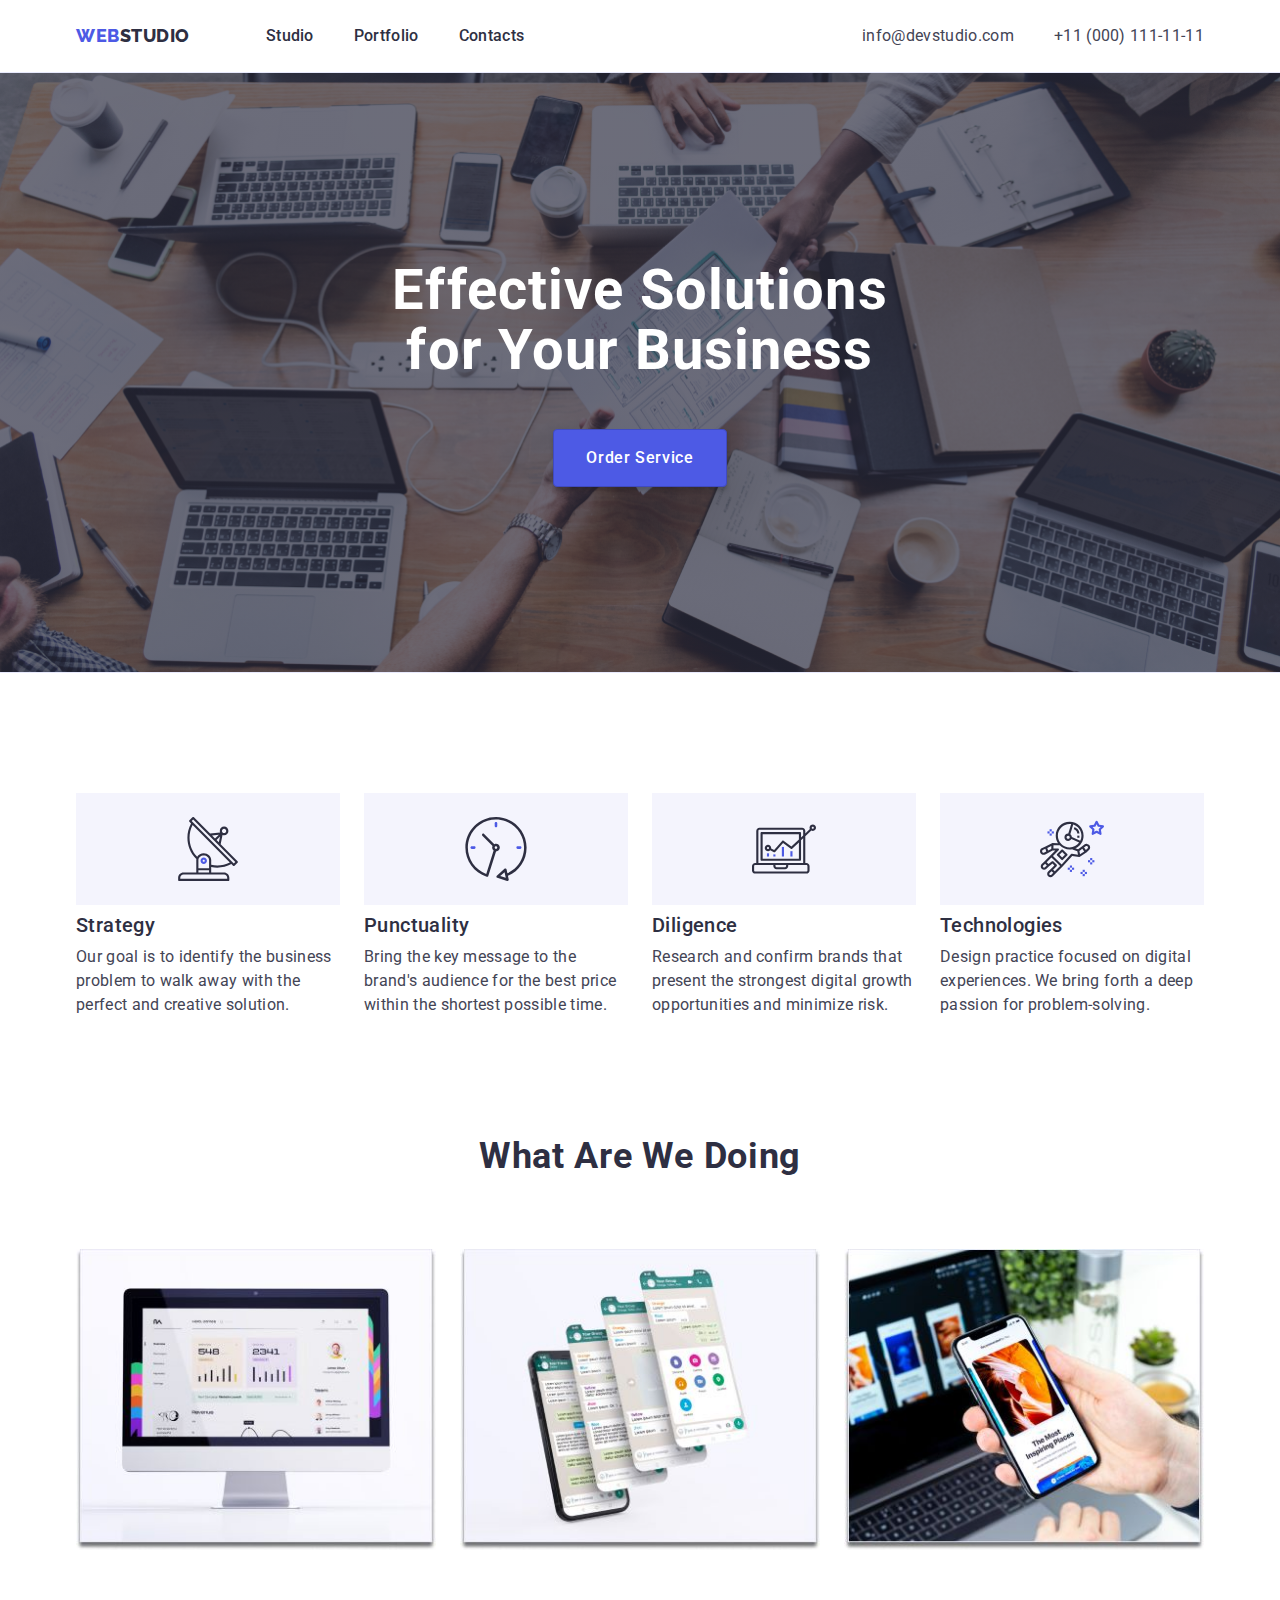
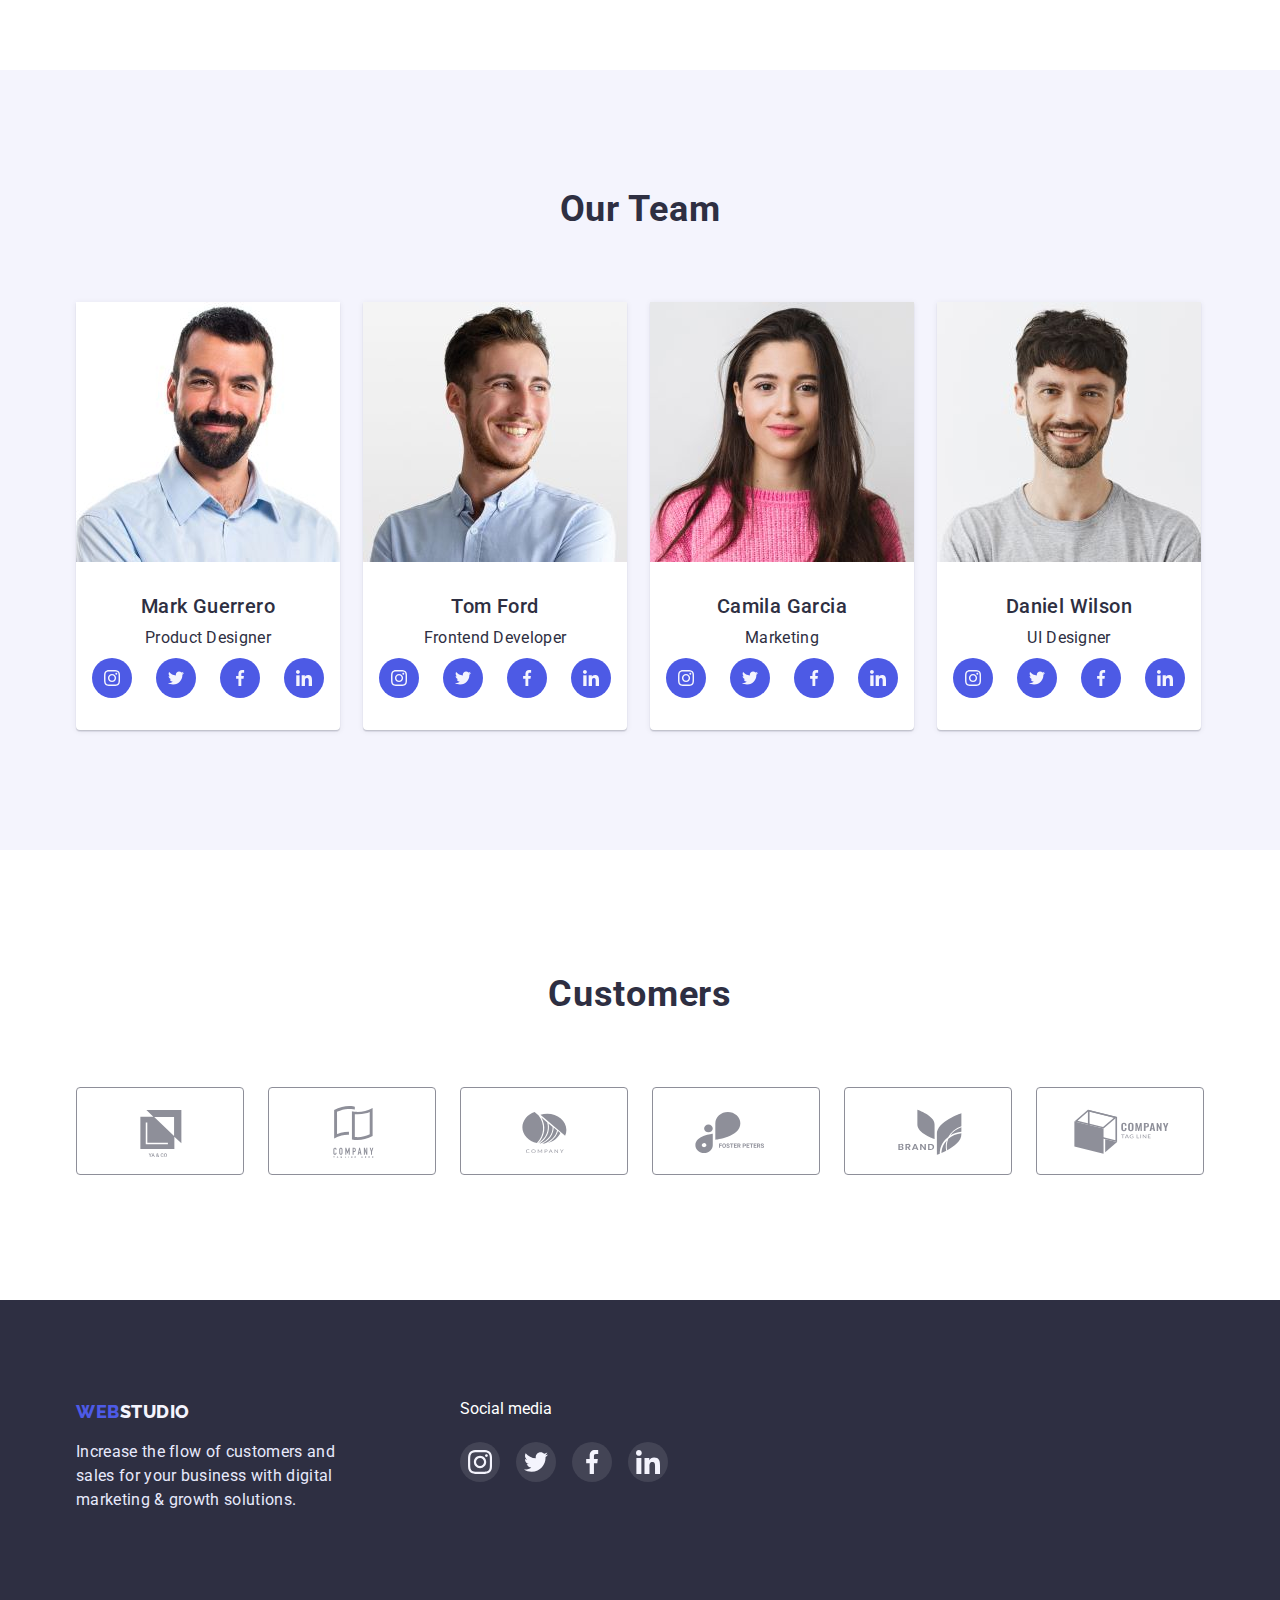
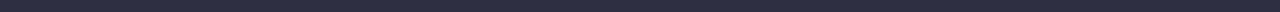
<file: index.html>
<!DOCTYPE html>
<html lang="en">
  <head>
    <meta charset="UTF-8" />
    <meta http-equiv="X-UA-Compatible" content="IE=edge" />
    <meta name="viewport" content="width=device-width, initial-scale=1.0" />
    <title>homework3</title>
    <link
      rel="stylesheet"
      href="https://cdn.jsdelivr.net/npm/modern-normalize@1.1.0/modern-normalize.min.css"
    />
    <link rel="preconnect" href="https://fonts.googleapis.com" />
    <link rel="preconnect" href="https://fonts.gstatic.com" crossorigin />
    <link
      href="https://fonts.googleapis.com/css2?family=Raleway:wght@800&family=Roboto:wght@400;500;700;900&display=swap"
      rel="stylesheet"
    />
    <link rel="stylesheet" href="./css/styles.css" />
  </head>
  <body>
    <!-- шапка сторінки  -->
    <header class="header-top">
      <div class="conteiner header-one-conteiner">
        <nav class="heder-navigation">
          <a class="logo logo-light-theme link" href="./index.html"
            ><span class="logotipe">web</span>Studio</a
          >
          <ul class="menu-list list">
            <li class="menu-item">
              <a class="menu-link link" href="./index.html">Studio</a>
            </li>
            <li class="menu-item">
              <a class="menu-link link" href="./portfolio.html">Portfolio</a>
            </li>
            <li class="menu-item">
              <a class="menu-link link" href="">Contacts</a>
            </li>
          </ul>
        </nav>
        <address class="menu-address">
          <ul class="menu-list-address list">
            <li class="menu-item-address">
              <a class="address-mail link" href="mailto:info@devstudio.com"
                >info@devstudio.com</a
              >
            </li>
            <li class="menu-item-address">
              <a class="address-tel link" href="tel:+110001111111"
                >+11 (000) 111-11-11</a
              >
            </li>
          </ul>
        </address>
      </div>
    </header>

    <main>
      <!-- секция герой -->
      <section class="hero">
        <div class="conteiner">
          <h1 class="title-hero">Effective Solutions for Your Business</h1>
          <button class="hero-btn" type="button">Order Service</button>
        </div>
      </section>
      <!-- секция2 -->
      <section class="section-two">
        <div class="conteiner">
          <h2 class="strategy-title">Our Strategy</h2>
          <ul class="menu-list-strategy list">
            <li class="item-strategy">
              <div class="strategy-list-div">
                <svg class="strategy-icon" width="64" height="64">
                  <use
                    class="icon-link"
                    href="./Images/icons.svg#icon-Grou01"
                  ></use>
                </svg>
              </div>

              <h3 class="subtitle">Strategy</h3>
              <p class="strategy-text link">
                Our goal is to identify the business problem to walk away with
                the perfect and creative solution.
              </p>
            </li>

            <li class="item-strategy">
              <div class="strategy-list-div">
                <svg class="strategy-icon" width="64" height="64">
                  <use
                    class="icon-link"
                    href="./Images/icons.svg#icon-clock02"
                  ></use>
                </svg>
              </div>
              <h3 class="subtitle">Punctuality</h3>
              <p class="strategy-text link">
                Bring the key message to the brand's audience for the best price
                within the shortest possible time.
              </p>
            </li>

            <li class="item-strategy">
              <div class="strategy-list-div">
                <svg class="strategy-icon" width="64" height="64">
                  <use
                    class="icon-link"
                    href="./Images/icons.svg#icon-diagram02"
                  ></use>
                </svg>
              </div>
              <h3 class="subtitle">Diligence</h3>
              <p class="strategy-text link">
                Research and confirm brands that present the strongest digital
                growth opportunities and minimize risk.
              </p>
            </li>

            <li class="item-strategy">
              <div class="strategy-list-div">
                <svg class="strategy-icon" width="64" height="64">
                  <use
                    class="icon-link"
                    href="./Images/icons.svg#icon-astronaut02"
                  ></use>
                </svg>
              </div>
              <h3 class="subtitle">Technologies</h3>
              <p class="strategy-text link">
                Design practice focused on digital experiences. We bring forth a
                deep passion for problem-solving.
              </p>
            </li>
          </ul>
        </div>
      </section>
      <!-- секция3 -->
      <section class="section-service">
        <div class="conteiner">
          <h2 class="section-title">What are we doing</h2>
          <ul class="menu-list-doing list">
            <li class="menu-item-doing">
              <img
                src="./Images/images/hw-01/monitor.jpg"
                alt="monitor"
                width="360"
              />
            </li>
            <li class="menu-item-doing">
              <img
                src="./Images/images/hw-01/phone.jpg"
                alt="smartfon"
                width="360"
              />
            </li>
            <li class="menu-item-doing">
              <img
                src="./Images/images/hw-01/monitor-and-hand.jpg"
                alt="noyttelefon"
                width="360"
              />
            </li>
          </ul>
        </div>
      </section>
      <!-- секция4 -->
      <section class="section-team">
        <div class="conteiner">
          <h2 class="secondary-title-team">Our Team</h2>
          <ul class="menu-list-team list">
            <li class="menu-item-team card link">
              <img
                class="photo"
                src="./Images/images/hw-01/Mark-Guerrero.jpg"
                alt="mark"
                width="264"
                height="260"
              />
              <div class="menu-item-team-div">
                <h3 class="photo-name">Mark Guerrero</h3>
                <p class="profile">Product Designer</p>
                <ul class="profile-list list">
                  <li class="profile-list-item">
                    <a class="profile-list-link link" href="">
                      <svg class="profile-list-icon" width="16" height="16">
                        <use href="./Images/icons.svg#icon-instagram-2"></use>
                      </svg>
                    </a>
                  </li>

                  <li class="profile-list-item">
                    <a class="profile-list-link link" href="">
                      <svg class="profile-list-icon" width="16" height="16">
                        <use href="./Images/icons.svg#icon-twitter-1"></use>
                      </svg>
                    </a>
                  </li>

                  <li class="profile-list-item">
                    <a class="profile-list-link link" href="">
                      <svg class="profile-list-icon" width="16" height="16">
                        <use href="./Images/icons.svg#icon-facebook-1"></use>
                      </svg>
                    </a>
                  </li>

                  <li class="profile-list-item">
                    <a class="profile-list-link link" href="">
                      <svg class="profile-list-icon" width="16" height="16">
                        <use href="./Images/icons.svg#icon-linkedin-1"></use>
                      </svg>
                    </a>
                  </li>
                </ul>
              </div>
            </li>

            <li class="menu-item-team card link">
              <img
                class="photo"
                src="./Images/images/hw-01/Tom-Ford.jpg"
                alt="tom"
                width="264"
                height="260"
              />
              <div class="menu-item-team-div">
                <h3 class="photo-name">Tom Ford</h3>
                <p class="profile">Frontend Developer</p>
                <ul class="profile-list list">
                  <li class="profile-list-item">
                    <a class="profile-list-link link" href="">
                      <svg class="profile-list-icon" width="16" height="16">
                        <use href="./Images/icons.svg#icon-instagram-2"></use>
                      </svg>
                    </a>
                  </li>

                  <li class="profile-list-item">
                    <a class="profile-list-link link" href="">
                      <svg class="profile-list-icon" width="16" height="16">
                        <use href="./Images/icons.svg#icon-twitter-1"></use>
                      </svg>
                    </a>
                  </li>

                  <li class="profile-list-item">
                    <a class="profile-list-link link" href="">
                      <svg class="profile-list-icon" width="16" height="16">
                        <use href="./Images/icons.svg#icon-facebook-1"></use>
                      </svg>
                    </a>
                  </li>

                  <li class="profile-list-item">
                    <a class="profile-list-link link" href="">
                      <svg class="profile-list-icon" width="16" height="16">
                        <use href="./Images/icons.svg#icon-linkedin-1"></use>
                      </svg>
                    </a>
                  </li>
                </ul>
              </div>
            </li>

            <li class="menu-item-team card link">
              <img
                class="photo"
                src="./Images/images/hw-01/Camila-Garcia.jpg"
                alt="camila"
                width="264"
                height="260"
              />
              <div class="menu-item-team-div">
                <h3 class="photo-name">Camila Garcia</h3>
                <p class="profile">Marketing</p>
                <ul class="profile-list list">
                  <li class="profile-list-item">
                    <a class="profile-list-link link" href="">
                      <svg class="profile-list-icon" width="16" height="16">
                        <use href="./Images/icons.svg#icon-instagram-2"></use>
                      </svg>
                    </a>
                  </li>

                  <li class="profile-list-item">
                    <a class="profile-list-link link" href="">
                      <svg class="profile-list-icon" width="16" height="16">
                        <use href="./Images/icons.svg#icon-twitter-1"></use>
                      </svg>
                    </a>
                  </li>

                  <li class="profile-list-item">
                    <a class="profile-list-link link" href="">
                      <svg class="profile-list-icon" width="16" height="16">
                        <use href="./Images/icons.svg#icon-facebook-1"></use>
                      </svg>
                    </a>
                  </li>

                  <li class="profile-list-item">
                    <a class="profile-list-link link" href="">
                      <svg class="profile-list-icon" width="16" height="16">
                        <use href="./Images/icons.svg#icon-linkedin-1"></use>
                      </svg>
                    </a>
                  </li>
                </ul>
              </div>
            </li>

            <li class="menu-item-team card link">
              <img
                class="photo"
                src="./Images/images/hw-01/Daniel-Wilson.jpg"
                alt="daniel"
                width="264"
                height="260"
              />
              <div class="menu-item-team-div">
                <h3 class="photo-name">Daniel Wilson</h3>
                <p class="profile">UI Designer</p>
                <ul class="profile-list list">
                  <li class="profile-list-item">
                    <a class="profile-list-link link" href="">
                      <svg class="profile-list-icon" width="16" height="16">
                        <use href="./Images/icons.svg#icon-instagram-2"></use>
                      </svg>
                    </a>
                  </li>

                  <li class="profile-list-item">
                    <a class="profile-list-link link" href="">
                      <svg class="profile-list-icon" width="16" height="16">
                        <use href="./Images/icons.svg#icon-twitter-1"></use>
                      </svg>
                    </a>
                  </li>

                  <li class="profile-list-item">
                    <a class="profile-list-link link" href="">
                      <svg class="profile-list-icon" width="16" height="16">
                        <use href="./Images/icons.svg#icon-facebook-1"></use>
                      </svg>
                    </a>
                  </li>

                  <li class="profile-list-item">
                    <a class="profile-list-link link" href="">
                      <svg class="profile-list-icon" width="16" height="16">
                        <use href="./Images/icons.svg#icon-linkedin-1"></use>
                      </svg>
                    </a>
                  </li>
                </ul>
              </div>
            </li>
          </ul>
        </div>
      </section>
      <!-- section5 -->
      <section class="section-card">
        <div class="conteiner">
          <h2 class="card-title">Customers</h2>
          <ul class="card-list list">
            <li class="card-item">
              <a class="card-link link" href="">
                <svg class="klient-card-link" width="104" height="56">
                  <use href="./Images/icons.svg#icon-logo1"></use>
                </svg>
              </a>
            </li>

            <li class="card-item">
              <a class="card-link link" href="">
                <svg class="klient-card-link" width="104" height="56">
                  <use href="./Images/icons.svg#icon-Logo2"></use>
                </svg>
              </a>
            </li>

            <li class="card-item">
              <a class="card-link link" href="">
                <svg class="klient-card-link" width="104" height="56">
                  <use href="./Images/icons.svg#icon-Logo3"></use>
                </svg>
              </a>
            </li>

            <li class="card-item">
              <a class="card-link link" href="">
                <svg class="klient-card-link" width="104" height="56">
                  <use href="./Images/icons.svg#icon-Logo4"></use>
                </svg>
              </a>
            </li>

            <li class="card-item">
              <a class="card-link link" href="">
                <svg class="klient-card-link" width="104" height="56">
                  <use href="./Images/icons.svg#icon-Logo5"></use>
                </svg>
              </a>
            </li>

            <li class="card-item">
              <a class="card-link link" href="">
                <svg class="klient-card-link" width="104" height="56">
                  <use href="./Images/icons.svg#icon-Logo6"></use>
                </svg>
              </a>
            </li>
          </ul>
        </div>
      </section>
    </main>

    <!-- footer  -->

    <footer class="footer-top">
      <div class="conteiner">
        <div class="footer-menu">
          <div class="footer-logo">
            <a class="logo-f logo-dark-theme link" href="./index.html"
              ><span class="logotipe">web</span>Studio</a
            >
            <p class="footer-text">
              Increase the flow of customers and sales for your business with
              digital marketing & growth solutions.
            </p>
          </div>
          <div class="social-footer">
            <p class="footer-title-text">Social media</p>

            <ul class="footer-list list">
              <li class="footer-list-item">
                <a class="footer-list-link link" href="">
                  <svg class="footer-list-icon" width="24" height="24">
                    <use href="./Images/icons.svg#icon-instagram-2"></use>
                  </svg>
                </a>
              </li>

              <li class="footer-list-item">
                <a class="footer-list-link link" href="">
                  <svg class="footer-list-icon" width="24" height="24">
                    <use href="./Images/icons.svg#icon-twitter-1"></use>
                  </svg>
                </a>
              </li>

              <li class="footer-list-item">
                <a class="footer-list-link link" href="">
                  <svg class="footer-list-icon" width="24" height="24">
                    <use href="./Images/icons.svg#icon-facebook-1"></use>
                  </svg>
                </a>
              </li>

              <li class="footer-list-item">
                <a class="footer-list-link link" href="">
                  <svg class="footer-list-icon" width="24" height="24">
                    <use href="./Images/icons.svg#icon-linkedin-1"></use>
                  </svg>
                </a>
              </li>
            </ul>
          </div>
        </div>
      </div>
    </footer>
  </body>
</html>
</file>
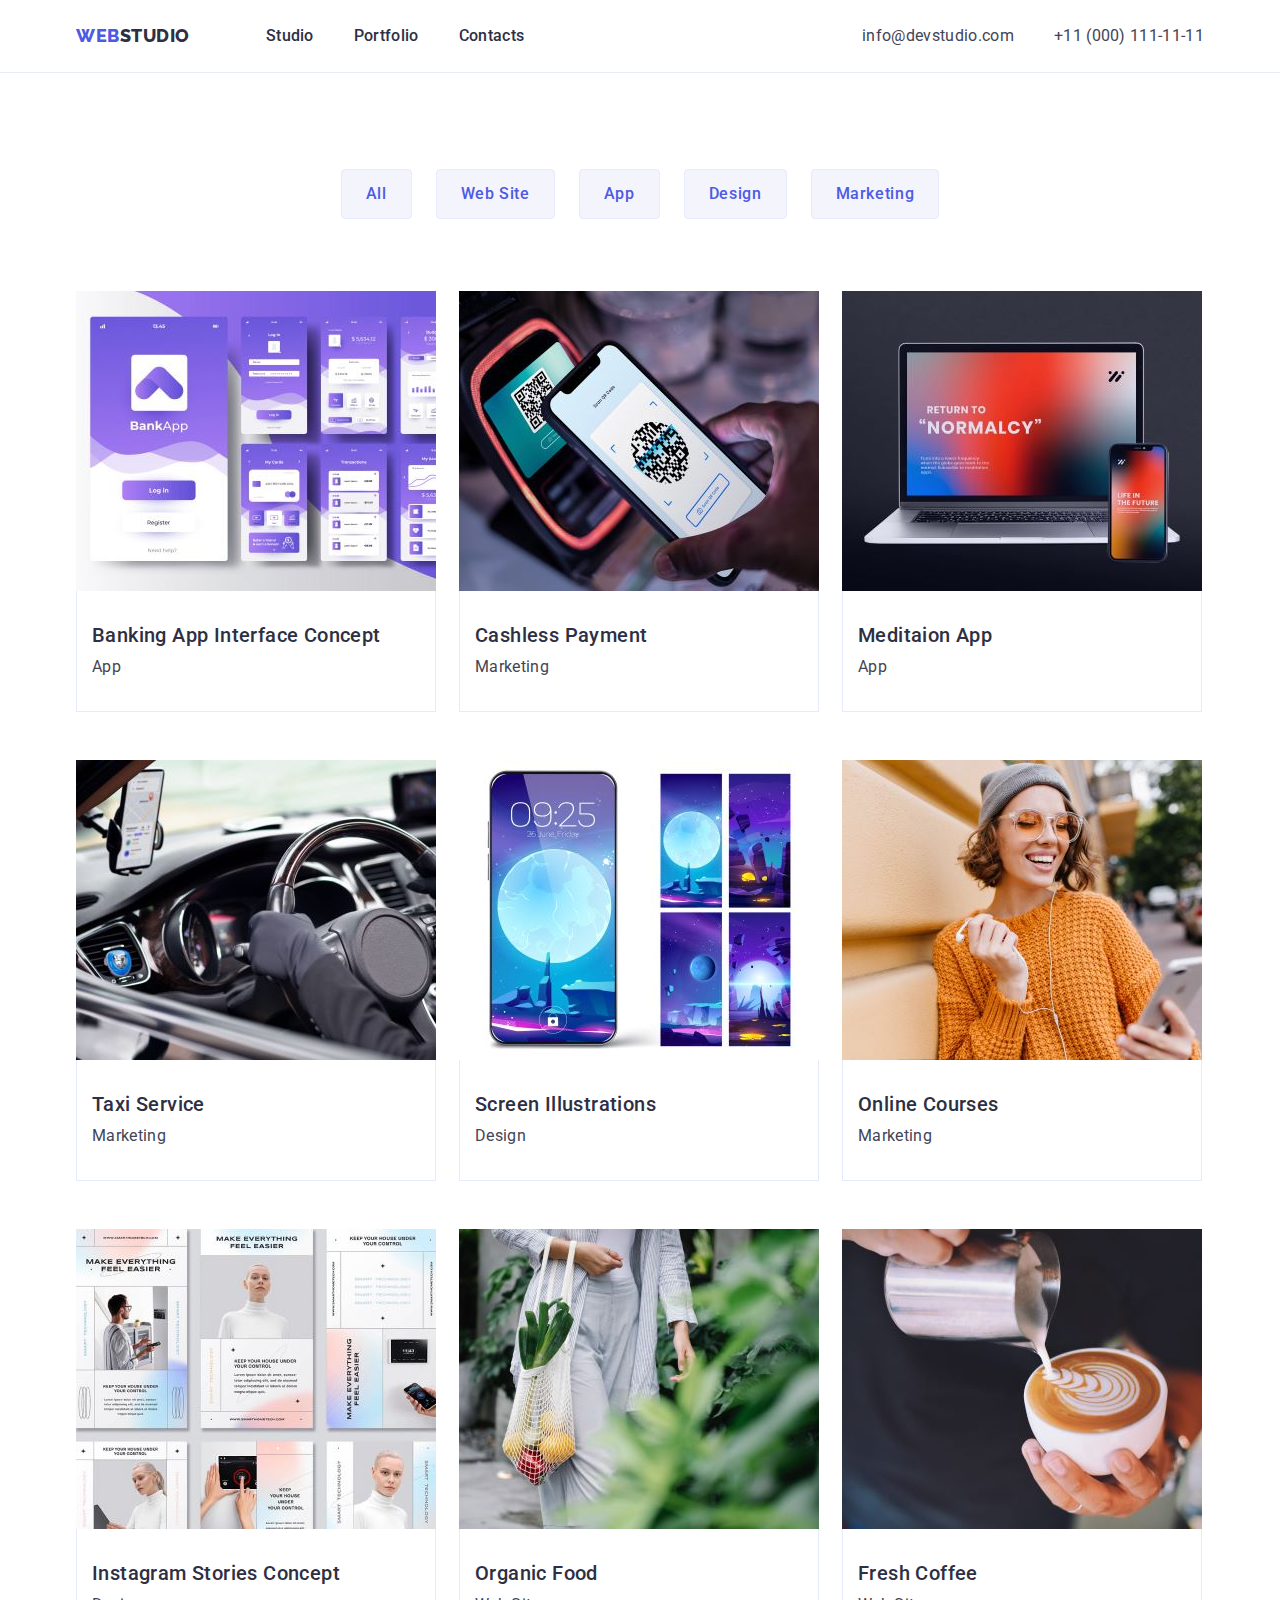
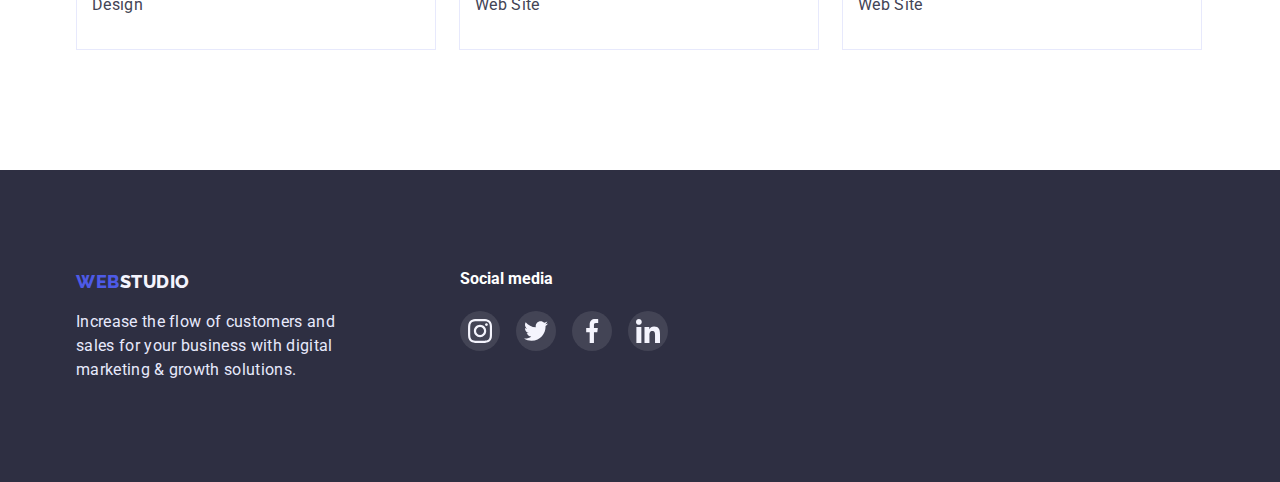
<file: portfolio.html>
<!DOCTYPE html>
<html lang="en">
  <head>
    <meta charset="UTF-8" />
    <meta http-equiv="X-UA-Compatible" content="IE=edge" />
    <meta name="viewport" content="width=device-width, initial-scale=1.0" />
    <title>homework3</title>
    <link
      rel="stylesheet"
      href="https://cdn.jsdelivr.net/npm/modern-normalize@1.1.0/modern-normalize.min.css"
    />
    <link rel="preconnect" href="https://fonts.googleapis.com" />
    <link rel="preconnect" href="https://fonts.gstatic.com" crossorigin />
    <link
      href="https://fonts.googleapis.com/css2?family=Raleway:wght@800&family=Roboto:wght@400;500;700;900&display=swap"
      rel="stylesheet"
    />
    <link rel="stylesheet" href="./css/styles.css" />
  </head>
  <body>
    <!-- чердак -->
    <header class="header-top">
      <div class="conteiner header-one-conteiner">
        <nav class="heder-navigation">
          <a class="logo logo-light-theme link" href="./index.html"
            ><span class="logotipe">web</span>Studio</a
          >
          <ul class="menu-list list">
            <li class="menu-item">
              <a class="menu-link link" href="./index.html">Studio</a>
            </li>
            <li class="menu-item">
              <a class="menu-link link" href="./portfolio.html">Portfolio</a>
            </li>
            <li class="menu-item">
              <a class="menu-link link" href="">Contacts</a>
            </li>
          </ul>
        </nav>
        <address class="menu-address">
          <ul class="menu-list-address list">
            <li class="menu-item-address">
              <a class="address-mail link" href="mailto:info@devstudio.com"
                >info@devstudio.com</a
              >
            </li>
            <li class="menu-item-address">
              <a class="address-tel link" href="tel:+110001111111"
                >+11 (000) 111-11-11</a
              >
            </li>
          </ul>
        </address>
      </div>
    </header>
    <main>
      <!-- Section 1 -->
      <section class="section-btn-pro">
        <div class="conteiner">
          <h1 class="strategy-title-port">section-portfolio</h1>
          <ul class="menu-list-btn list">
            <li class="menu-item-btn">
              <button class="text-btn" type="button">All</button>
            </li>

            <li class="menu-item-btn">
              <button class="text-btn" type="button">Web Site</button>
            </li>

            <li class="menu-item-btn">
              <button class="text-btn" type="button">App</button>
            </li>

            <li class="menu-item-btn">
              <button class="text-btn" type="button">Design</button>
            </li>

            <li class="menu-item-btn">
              <button class="text-btn" type="button">Marketing</button>
            </li>
          </ul>
          <!-- Section 2 -->
          <ul class="menu-list-team list">
            <li class="menu-item-team-port">
              <a href="/" class="card-prof link">
                <img
                  class="photo"
                  src="./Images/images/hw-02/img.jpg"
                  alt="Banking App Interface Concept"
                  width="360"
                />
                <div class="port-card">
                  <h2 class="photo-name-port">Banking App Interface Concept</h2>
                  <p class="profile-port">App</p>
                </div>
              </a>
            </li>

            <li class="menu-item-team-port">
              <a href="/" class="card-prof link">
                <img
                  class="photo"
                  src="./Images/images/hw-02/phone-1.jpg"
                  alt="Cashless Payment"
                  width="360"
                  height="300"
                />
                <div class="port-card">
                  <h2 class="photo-name-port">Cashless Payment</h2>
                  <p class="profile-port">Marketing</p>
                </div>
              </a>
            </li>

            <li class="menu-item-team-port">
              <a href="/" class="card-prof link">
                <img
                  class="photo"
                  src="./Images/images/hw-02/nout-1.jpg"
                  alt="Meditaion App"
                  width="360"
                  height="300"
                />
                <div class="port-card">
                  <h2 class="photo-name-port">Meditaion App</h2>
                  <p class="profile-port">App</p>
                </div>
              </a>
            </li>

            <li class="menu-item-team-port">
              <a href="/" class="card-prof link">
                <img
                  class="photo"
                  src="./Images/images/hw-02/car.jpg"
                  alt="Taxi Service"
                  width="360"
                  height="300"
                />
                <div class="port-card">
                  <h2 class="photo-name-port">Taxi Service</h2>
                  <p class="profile-port">Marketing</p>
                </div>
              </a>
            </li>

            <li class="menu-item-team-port">
              <a href="/" class="card-prof link">
                <img
                  class="photo"
                  src="./Images/images/hw-02/moon.jpg"
                  alt="Screen Illustrations"
                  width="360"
                  height="300"
                />
                <div class="port-card">
                  <h2 class="photo-name-port">Screen Illustrations</h2>
                  <p class="profile-port">Design</p>
                </div>
              </a>
            </li>

            <li class="menu-item-team-port">
              <a href="/" class="card-prof link">
                <img
                  class="photo"
                  src="./Images/images/hw-02/girl.jpg"
                  alt="Online Courses"
                  width="360"
                  height="300"
                />
                <div class="port-card">
                  <h2 class="photo-name-port">Online Courses</h2>
                  <p class="profile-port">Marketing</p>
                </div>
              </a>
            </li>

            <li class="menu-item-team-port">
              <a href="/" class="card-prof link">
                <img
                  class="photo"
                  src="./Images/images/hw-02/cards.jpg"
                  alt="Instagram Stories Concept"
                  width="360"
                  height="300"
                />
                <div class="port-card">
                  <h2 class="photo-name-port">Instagram Stories Concept</h2>
                  <p class="profile-port">Design</p>
                </div>
              </a>
            </li>

            <li class="menu-item-team-port">
              <a class="card-prof link">
                <img
                  class="photo"
                  src="./Images/images/hw-02/food.jpg"
                  alt="Organic Food"
                  width="360"
                  height="300"
                />
                <div class="port-card">
                  <h2 class="photo-name-port">Organic Food</h2>
                  <p class="profile-port">Web Site</p>
                </div>
              </a>
            </li>

            <li class="menu-item-team-port">
              <a href="/" class="card-prof link">
                <img
                  class="photo"
                  src="./Images/images/hw-02/coffee.jpg"
                  alt="Fresh Coffee"
                  width="360"
                  height="300"
                />
                <div class="port-card">
                  <h2 class="photo-name-port">Fresh Coffee</h2>
                  <p class="profile-port">Web Site</p>
                </div>
              </a>
            </li>
          </ul>
        </div>
      </section>
    </main>

    <!-- подвал -->
    <footer class="footer-top">
      <div class="conteiner">
        <div class="footer-menu">
          <div class="footer-logo">
            <a class="logo-f logo-dark-theme link" href="./index.html"
              ><span class="logotipe">web</span>Studio</a
            >
            <p class="footer-text">
              Increase the flow of customers and sales for your business with
              digital marketing & growth solutions.
            </p>
          </div>
          <div class="social-footer">
            <h4 class="footer-title-text">Social media</h4>

            <ul class="footer-list list">
              <li class="footer-list-item">
                <a class="footer-list-link link" href="">
                  <svg class="footer-list-icon" width="24" height="24">
                    <use href="./Images/icons.svg#icon-instagram-2"></use>
                  </svg>
                </a>
              </li>

              <li class="footer-list-item">
                <a class="footer-list-link link" href="">
                  <svg class="footer-list-icon" width="24" height="24">
                    <use href="./Images/icons.svg#icon-twitter-1"></use>
                  </svg>
                </a>
              </li>

              <li class="footer-list-item">
                <a class="footer-list-link link" href="">
                  <svg class="footer-list-icon" width="24" height="24">
                    <use href="./Images/icons.svg#icon-facebook-1"></use>
                  </svg>
                </a>
              </li>

              <li class="footer-list-item">
                <a class="footer-list-link link" href="">
                  <svg class="footer-list-icon" width="24" height="24">
                    <use href="./Images/icons.svg#icon-linkedin-1"></use>
                  </svg>
                </a>
              </li>
            </ul>
          </div>
        </div>
      </div>
    </footer>
  </body>
</html>
</file>
<file: css/styles.css>
.link {
    text-decoration: none;
}

ul {
    margin-top: 0;
    margin-right: 0;
    padding-left: 0;
}

img {
    display: block;

}

button {
    cursor: pointer;
}

h1,
h2,
h3,
h4,
p {
    margin-top: 0;
    margin-bottom: 0;
}

:root {
    --navy-color: #404BBF;
    --text-fon-color: #2E2F42;
    --fon-color: #F4F4FD;
    --fon-title: #FFFFFF;
    --color-top: #434455;
    --color-back: #E5E5E5;
    --color-header: #E7E9FC;
    --color-logo: #4D5AE5;
    --color-vector: #8E8F99;
    --color-footer-icon: #31D0AA;


}

.list {
    list-style: none;
}

body {
    font-family: 'Roboto',
        sans-serif;
    color: #434455;

}

.conteiner {
    width: 1158px;
    padding-left: 15px;
    padding-right: 15px;
    margin-left: auto;
    margin-right: auto;
    align-items: center;

}

/* шапка */
.header-top {
    background: var(--fon-title);
    border-bottom: 1px solid var(--color-header);
}

.header-one-conteiner {
    display: flex;
    align-items: center;

}

.heder-navigation .menu-link {
    display: block;
    padding-top: 24px;
    padding-bottom: 24px;
}

.heder-navigation {
    display: flex;

}

.logo {
    font-family: 'Raleway',
        sans-serif;
    font-weight: 800;
    font-size: 18px;
    line-height: 1.33;
    letter-spacing: 0.03em;
    text-transform: uppercase;

    margin-right: 76px;
    padding-top: 24px;
    padding-bottom: 24px;


}

.logo-light-theme {
    color: var(--text-fon-color);
}

.logo-dark-theme {
    color: var(--fon-color);
}

.logotipe {
    color: var(--color-logo);
}

.menu-list {
    display: flex;
    margin-bottom: 0;
    align-items: center;

}

.menu-list .menu-item+.menu-item {
    margin-left: 40px;
}


.menu-link {

    font-weight: 500;
    font-size: 16px;
    line-height: 1.5;
    letter-spacing: 0.02em;
    color: var(--text-fon-color);
    display: block;
}

.menu-link:hover,
.menu-link:focus {
    color: var(--navy-color);
}

.menu-address {
    font-style: normal;
    color: var(--color-top);
    margin-left: auto;


}

.menu-list-address .menu-item-address+.menu-item-address {
    margin-left: 40px;
}

.menu-list-address {
    display: flex;
    align-items: center;
    margin-bottom: 0;

}

.menu-item-address {
    font-size: 16px;
    line-height: 1.5;
    letter-spacing: 0.02em;
    justify-content: end;

}

.address-mail {
    font-size: 16px;
    line-height: 1.5;
    letter-spacing: 0.02em;
    color: var(--color-top);

}

.address-mail:hover,
.address-mail:focus {
    color: var(--navy-color);
}

.menu-address .address-mail {
    display: block;
    padding-top: 24px;
    padding-bottom: 24px;
}

.address-tel {

    font-size: 16px;
    line-height: 1.5;
    letter-spacing: 0.02em;
    color: var(--color-top);
}

.menu-address .address-tel {
    display: block;
    padding-top: 24px;
    padding-bottom: 24px;
}

.address-tel:hover,
.address-tel:focus {
    color: var(--navy-color);
}

/* section 1 */
.hero {
    background-color: var(--text-fon-color);
    max-width: 1440px;
    max-height: 600px;
    border-bottom: 1px solid var(--color-header);
    text-align: center;
    padding-top: 188px;
    padding-bottom: 188px;
    margin-left: auto;
    margin-right: auto;
    flex-grow: 1;
    background-image: linear-gradient(rgba(46, 47, 66, 0.7), rgba(46, 47, 66, 0.7)), 
    url(../Images/images/hw-04/backgr.jpg);
    background-size: cover;
    background-position: center;
    background-repeat: no-repeat;
    




}

.title-hero {
    font-size: 56px;
    line-height: 1.07;
    letter-spacing: 0.02em;
    color: var(--fon-title);
    max-width: 496px;
    margin-left: auto;
    margin-right: auto;




}

.hero-btn {
    font-family: 'Roboto',
        sans-serif;
    font-weight: 500;
    font-size: 16px;
    line-height: 1.5;
    letter-spacing: 0.04em;
    color: var(--fon-title);
    background: var(--color-logo);
    padding: 16px 32px;
    margin-top: 48px;
    gap: 10px;
    border-radius: 4px;
    border: 1px solid var(--navy-color);
    box-shadow: 0px 4px 4px rgba(0, 0, 0, 0.15);
}


.hero-btn:hover,
.hero-btn:focus {
    background-color: var(--navy-color);
}

/* section 2     */

.section-two {
    padding-top: 120px;
    padding-bottom: 120px;

}

.strategy-title {
    display: none;
}

.menu-list-strategy {
    display: flex;
    column-gap: 24px;
    margin-bottom: 0;
}

.item-strategy {
    padding: 0px;
    width: 264px;
}

.strategy-list-div {
    display: flex;
    justify-content: center;
    align-items: center;
    
    width: 264px;
    height: 112px;
    background-color: var(--fon-color);

}


.subtitle {
    font-weight: 500;
    font-size: 20px;
    line-height: 1.2;
    letter-spacing: 0.02em;
    color: var(--text-fon-color);
    margin-bottom: 8px;
    margin-top: 8px;

}

.strategy-text {
    font-size: 16px;
    line-height: 1.5;
    letter-spacing: 0.02em;

}

/* section 3 */
.section-service {
    padding-bottom: 120px;
}

.section-title {
    font-size: 36px;
    line-height: 1.11;
    text-align: center;
    letter-spacing: 0.02em;
    text-transform: capitalize;
    color: var(--text-fon-color);
    height: 40px;
    margin-bottom: 72px;
}

.menu-list-doing {
    display: flex;
    flex-wrap: wrap;
    column-gap: 24px;
    margin-bottom: 0;
}

.menu-item-doing {
    flex-basis: calc((100% - 48px) / 3);
}

/* section 4 */


.section-team {
    background: var(--fon-color);
    padding-top: 120px;
    padding-bottom: 120px;
}



.secondary-title-team {
    font-size: 36px;
    line-height: 1.11;
    text-align: center;
    letter-spacing: 0.02em;
    text-transform: capitalize;
    color: var(--text-fon-color);
    margin-bottom: 72px;

}


.menu-list-team {
    display: flex;
    flex-wrap: wrap;
    column-gap: 24px;
    margin-bottom: 0;
}

.menu-item-team {
    background-color: var(--fon-title);
    box-shadow: 0px 1px 6px rgba(46, 47, 66, 0.08), 0px 1px 1px rgba(46, 47, 66, 0.16), 0px 2px 1px rgba(46, 47, 66, 0.08);
    border-radius: 0px 0px 4px 4px;
    flex-basis: calc((100% - 72px) / 4);
}

.card {
    background: var(--fon-title);
    box-shadow: 0px 1px 6px rgba(46, 47, 66, 0.08), 0px 1px 1px rgba(46, 47, 66, 0.16), 0px 2px 1px rgba(46, 47, 66, 0.08);
    border-radius: 0px 0px 4px 4px;
    color: var(--text-fon-color);

}

.photo {
    mix-blend-mode: normal;
    ;

}


.menu-item-team-div {
    padding-top: 32px;
    padding-left: 16px;
    padding-bottom: 32px;
    padding-right: 16px;
    flex-direction: column;
    justify-content: center;
    align-items: center;

}

.photo-name {
    font-weight: 500;
    font-size: 20px;
    line-height: 1.2;
    letter-spacing: 0.02em;
    color: var(--text-fon-color);
    margin-bottom: 8px;
    text-align: center;

}

.profile {
    font-size: 16px;
    line-height: 1.5;
    letter-spacing: 0.02em;
    text-align: center;
    color: var(--text-fon-color);
    margin-bottom: 8px;

}

.profile-list {
    display: flex;
    justify-content: center;
    gap: 24px;
   
}

.profile-list-item {
    justify-content: center;
}

.profile-list-link {
    display: flex;
    justify-content: center;
    align-items: center;
    
        width: 40px;
        height: 40px;
        border-radius: 50%;
        background-color: var(--color-logo);

}

.profile-list-link:hover,
.profile-list-link:focus {
    background-color: var(--navy-color);
}

.profile-list-icon {
    fill: var(--fon-title);
}

/* section 5  */

.section-card {
    padding-top: 125px;
    padding-bottom: 125px;

}

.card-title {
        margin-bottom: 72px;

        font-size: 36px;
        line-height: 1.11;
        text-align: center;
        letter-spacing: 0.02em;
        text-transform: capitalize;
        color: var(--text-fon-color);
}


.card-list {
    display: flex;
    margin-bottom: 0;

   
}

.card-list .card-item+.card-item {
    margin-left: 24px;
    margin-bottom: 0;
}

.card-item {
    width: 168px;
    height: 88px;
}



.card-link {
    display: flex;
    border: 1px solid var(--color-vector);
    border-radius: 4px;
    justify-content: center;
    align-items: center;
    width: 100%;
    height: 100%;

}

.card-link:hover,
.card-link:focus {
    border-color: var(--navy-color);

}

.klient-card-link {
    fill: var(--color-vector) ;
}

.card-link:is(:hover, :focus) .klient-card-link{
    fill: var(--navy-color);
}






/* footer  */


.footer-top {
    background: var(--text-fon-color);
    padding-top: 100px;
    padding-bottom: 100px;
}

.footer-menu {
    display: flex;
}

.footer-logo {
    display: block;
    width: 264px;
    margin-right: 120px;

}

.logo-f {
    font-family: 'Raleway',
        sans-serif;
    font-weight: 800;
    font-size: 18px;
    line-height: 1.33;
    letter-spacing: 0.03em;
    text-transform: uppercase;
    margin-bottom: 16px;


}

.footer-text {
    font-size: 16px;
    line-height: 1.5;
    letter-spacing: 0.02em;
    color: var(--color-header);
    margin-top: 16px;

}

.social-footer {
  align-items: baseline;

}


.footer-title-text {
    margin-bottom: 23px;
    color: var(--fon-title);
}

.footer-list-link:hover,
.footer-list-link:focus {
    background-color: var(--color-footer-icon);
}



.footer-list {
    display: flex;
    margin-bottom: 0;

}


.footer-list .footer-list-item + .footer-list-item {
    margin-left: 16px;
}

.footer-list-link {
    display: flex;
        justify-content: center;
        align-items: center;
        flex-direction: row;
        background-color: rgba(255, 255, 255, 0.1);
    
        width: 40px;
        height: 40px;
        border-radius: 50%;
}


/* portfolio */

.section-btn-pro {
    padding-top: 96px;
    padding-bottom: 120px;
}

.strategy-title-port {
    display: none;
}

.menu-list-btn {
    display: flex;
    margin-bottom: 72px;
    justify-content: center;
    column-gap: 24px;
}


.text-btn {
    font-family: inherit;
    font-weight: 500;
    font-size: 16px;
    line-height: 1.5;
    letter-spacing: 0.04em;
    color: var(--color-logo);
    padding-top: 12px;
    padding-bottom: 12px;
    padding-right: 24px;
    padding-left: 24px;
    background: var(--fon-color);
    border: 1px solid var(--color-header);
    border-radius: 4px;

}

.text-btn:hover,
.text-btn:focus {
    background: var(--navy-color);
    color: var(--fon-title);
    box-shadow: 0px 3px 1px rgba(0, 0, 0, 0.1), 0px 2px 1px rgba(0, 0, 0, 0.08), 0px 2px 2px rgba(0, 0, 0, 0.12);
    border-color: transparent;
}



/* section 2 port */

.menu-list-team {
    display: flex;
    column-gap: 23px;
    row-gap: 48px;
}

.menu-item-team-port {
    flex-basis: calc((100% - 48px) / 3);
    background: var(--fon-title);
}

.card-prof:hover,
.card-prof:focus {
        box-shadow: 0px 1px 6px rgba(46, 47, 66, 0.08), 0px 1px 1px rgba(46, 47, 66, 0.16), 0px 2px 1px rgba(46, 47, 66, 0.08);
}

.card-prof {
    display: block;
    background-color: var(--fon-title);
    color: var(--text-fon-color);

}


.port-card {
    padding-top: 32px;
    padding-bottom: 32px;
    padding-left: 15px;
    background: var(--fon-title);
    border: 1px solid var(--color-header);
    border-top: 0;
}

.photo-name-port {
    font-weight: 500;
    font-size: 20px;
    line-height: 1.2;
    letter-spacing: 0.02em;
    color: var(--text-fon-color);
    margin-bottom: 8px;

}

.profile-port {
    font-size: 16px;
    line-height: 1.5;
    letter-spacing: 0.02em;
    color: var(--color-top);
}

.btn-type-pro {
    width: 78px;
    height: 24px;
    font-family: inherit;
    font-weight: 500;
    font-size: 16px;
    line-height: 1.5;
    letter-spacing: 0.04em;
    color: var(--color-logo);

}
</file>
